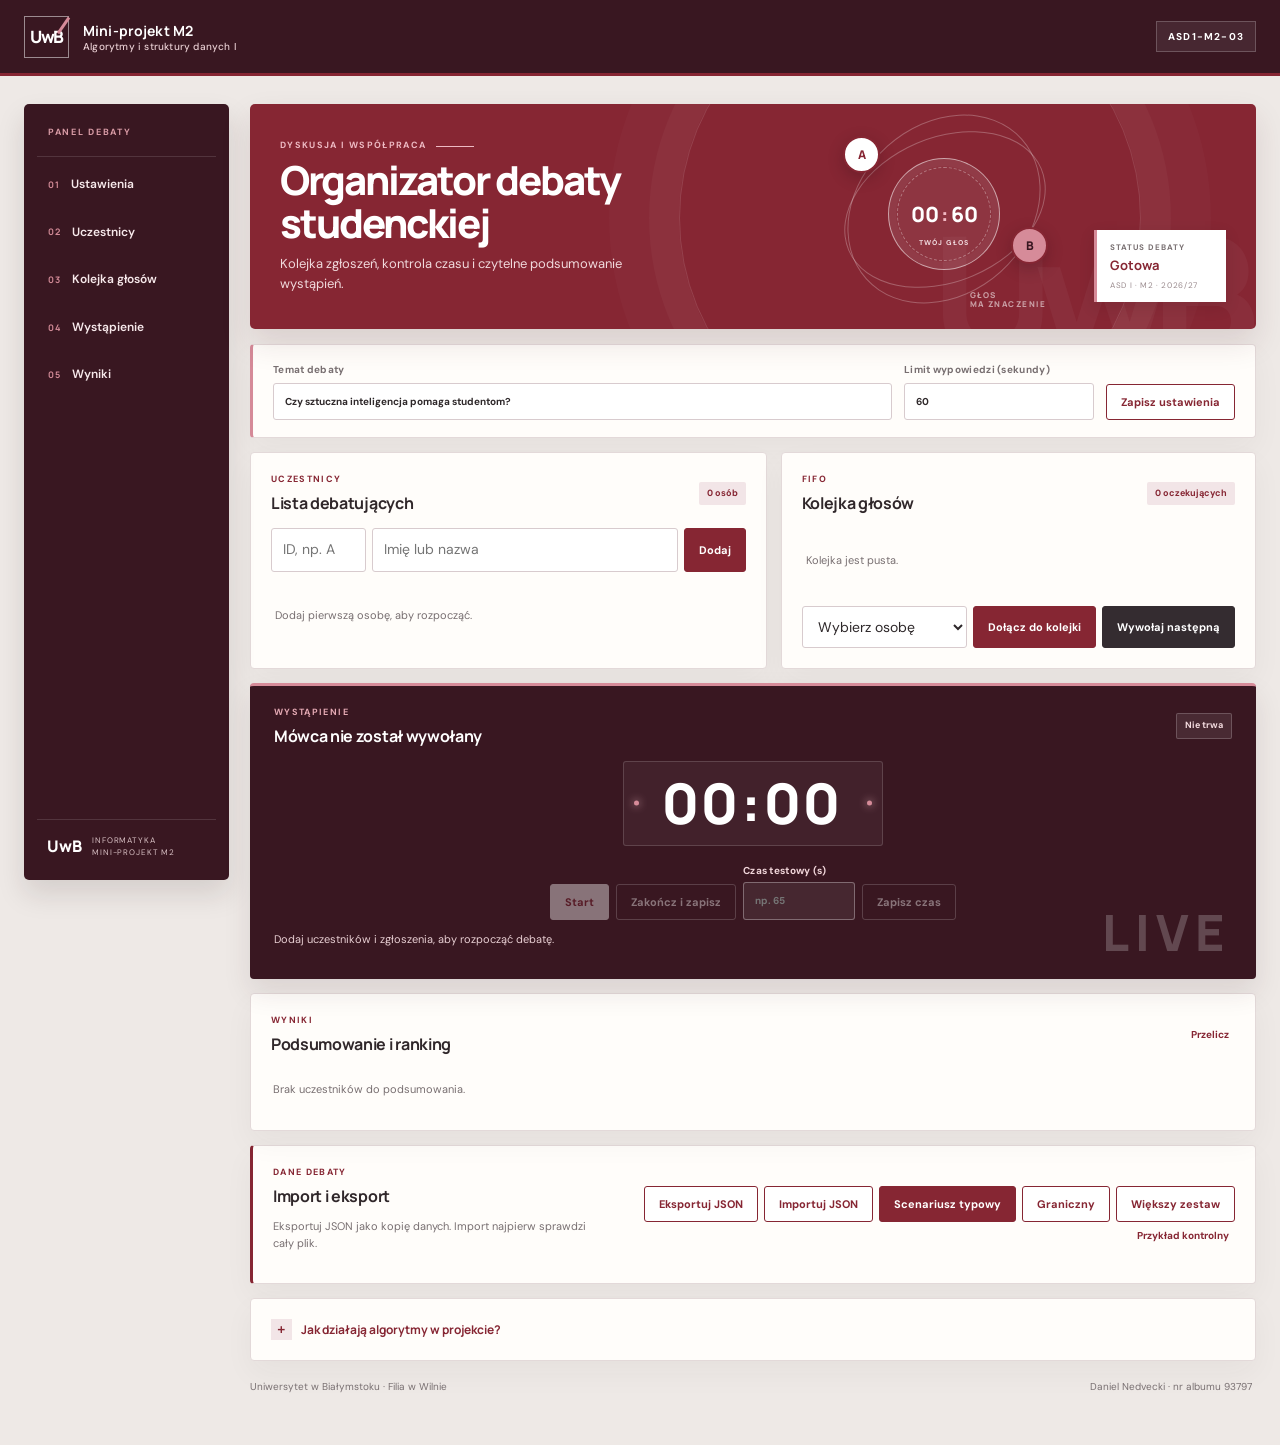
<file: index.html>
<!doctype html>
<html lang="pl">
<head>
  <meta charset="utf-8">
  <meta name="viewport" content="width=device-width, initial-scale=1">
  <meta name="theme-color" content="#006e5b">
  <title>Organizator debaty studenckiej</title>
  <link rel="stylesheet" href="style.css">
</head>
<body>
  <header class="topbar">
    <div class="brand"><span class="brand-mark">UwB</span><span>Mini-projekt M2 <small>Algorytmy i struktury danych I</small></span></div>
    <span class="topic-tag">ASD1-M2-03</span>
  </header>
  <main>
    <div class="workspace-shell">
      <aside class="side-rail" aria-label="Nawigacja debaty">
        <div class="rail-label">PANEL DEBATY</div>
        <a href="#ustawienia"><span>01</span> Ustawienia</a>
        <a href="#uczestnicy"><span>02</span> Uczestnicy</a>
        <a href="#kolejka"><span>03</span> Kolejka głosów</a>
        <a href="#wystapienie"><span>04</span> Wystąpienie</a>
        <a href="#wyniki"><span>05</span> Wyniki</a>
        <div class="rail-bottom"><b>UwB</b><span>INFORMATYKA<br>MINI-PROJEKT M2</span></div>
      </aside>
      <div class="dashboard-content">
    <section class="intro">
      <div class="intro-copy"><p class="eyebrow">DYSKUSJA I WSPÓŁPRACA <span class="eyebrow-rule"></span></p><h1>Organizator debaty studenckiej</h1><p class="lead">Kolejka zgłoszeń, kontrola czasu i czytelne podsumowanie wystąpień.</p></div>
      <div class="hero-art" aria-hidden="true"><div class="hero-orbit orbit-one"></div><div class="hero-orbit orbit-two"></div><div class="bubble bubble-left">A</div><div class="bubble bubble-right">B</div><div class="hero-clock"><span>00</span><i>:</i><span>60</span><small>TWÓJ GŁOS</small></div><span class="hero-caption">GŁOS<br>MA ZNACZENIE</span></div>
      <div class="intro-stat"><span>STATUS DEBATY</span><strong id="statusBadge">Gotowa</strong><small>ASD I · M2 · 2026/27</small></div>
    </section>
    <section class="settings panel" id="ustawienia">
      <label>Temat debaty<input id="topicInput" maxlength="160" value="Czy sztuczna inteligencja pomaga studentom?"></label>
      <label>Limit wypowiedzi (sekundy)<input id="limitInput" type="number" min="1" max="3600" value="60"></label>
      <button id="saveSettings" class="button button-secondary">Zapisz ustawienia</button>
    </section>
    <div class="grid">
      <section class="panel participants-panel" id="uczestnicy" data-step="01">
        <div class="section-heading"><div><p class="eyebrow">UCZESTNICY</p><h2>Lista debatujących</h2></div><span class="count" id="participantCount">0 osób</span></div>
        <form id="participantForm" class="inline-form"><label class="sr-only" for="participantId">ID uczestnika</label><input id="participantId" placeholder="ID, np. A" maxlength="32" required><label class="sr-only" for="participantName">Nazwa uczestnika</label><input id="participantName" placeholder="Imię lub nazwa" maxlength="80" required><button class="button" type="submit">Dodaj</button></form>
        <div id="participantsList" class="list empty-state">Dodaj pierwszą osobę, aby rozpocząć.</div>
      </section>
      <section class="panel queue-panel" id="kolejka" data-step="02">
        <div class="section-heading"><div><p class="eyebrow">FIFO</p><h2>Kolejka głosów</h2></div><span class="count" id="queueCount">0 oczekujących</span></div>
        <div id="queueList" class="list empty-state">Kolejka jest pusta.</div>
        <div class="queue-actions"><select id="joinSelect" aria-label="Wybierz osobę do kolejki"><option value="">Wybierz osobę</option></select><button id="joinQueue" class="button">Dołącz do kolejki</button><button id="callNext" class="button button-dark">Wywołaj następną</button></div>
      </section>
      <section class="panel timer-panel" id="wystapienie">
        <div class="section-heading"><div><p class="eyebrow">WYSTĄPIENIE</p><h2 id="speakerHeading">Mówca nie został wywołany</h2></div><span class="timer-state" id="timerState">Nie trwa</span></div>
        <div class="timer" id="timerDisplay">00:00</div>
        <div class="timer-actions"><button id="startTimer" class="button" disabled>Start</button><button id="stopTimer" class="button button-secondary" disabled>Zakończ i zapisz</button><label class="manual-time">Czas testowy (s)<input id="manualSeconds" type="number" min="0" max="3600" placeholder="np. 65"></label><button id="saveManual" class="button button-secondary" disabled>Zapisz czas</button></div>
        <p class="message" id="appMessage" role="status" aria-live="polite">Dodaj uczestników i zgłoszenia, aby rozpocząć debatę.</p>
      </section>
      <section class="panel summary-panel" id="wyniki">
        <div class="section-heading"><div><p class="eyebrow">WYNIKI</p><h2>Podsumowanie i ranking</h2></div><button id="refreshSummary" class="text-button">Przelicz</button></div>
        <div id="summaryTable" class="table-wrap"></div>
        <div id="speechHistory" class="speech-history"></div>
      </section>
    </div>
    <section class="panel data-panel">
      <div><p class="eyebrow">DANE DEBATY</p><h2>Import i eksport</h2><p class="muted">Eksportuj JSON jako kopię danych. Import najpierw sprawdzi cały plik.</p></div>
      <div class="data-actions"><button id="exportJson" class="button button-secondary">Eksportuj JSON</button><label class="button button-secondary file-button">Importuj JSON<input id="importJson" type="file" accept="application/json,.json" hidden></label><button id="scenarioTypical" class="button">Scenariusz typowy</button><button id="scenarioBoundary" class="button button-secondary">Graniczny</button><button id="scenarioLarge" class="button button-secondary">Większy zestaw</button><button id="loadExample" class="text-button">Przykład kontrolny</button></div>
    </section>
    <details class="panel algorithm-panel"><summary>Jak działają algorytmy w projekcie?</summary><div class="algorithm-content"><p><strong>Kolejka FIFO:</strong> zgłoszenie trafia na koniec, a prowadzący pobiera pierwszą osobę. Wyszukiwanie zgłoszenia i usuwanie go z tablicy wykonuje skan liniowy.</p><p><strong>Wyszukiwanie liniowe:</strong> program sprawdza uczestników po kolei i zatrzymuje się po znalezieniu ID. Licznik pokazuje liczbę sprawdzonych rekordów.</p><p><strong>Sortowanie przez wstawianie:</strong> ranking jest budowany własną funkcją: czas malejąco, przy remisie ID rosnąco. Licznik podaje porównania kluczy. Złożoność sortowania wynosi O(n²) w najgorszym przypadku.</p><div id="algorithmTrace" class="trace">Uruchom przykład kontrolny, aby zobaczyć kroki sortowania.</div><div id="metrics" class="metrics"></div><button id="runBenchmarks" class="button button-secondary">Porównaj 10, 100 i 1000 rekordów</button><div id="benchmarkResult" class="table-wrap"></div></div></details>
      </div>
    </div>
    <footer>Uniwersytet w Białymstoku · Filia w Wilnie <span>Daniel Nedvecki · nr albumu 93797</span></footer>
  </main>
  <script src="app.js"></script>
</body>
</html>
</file>
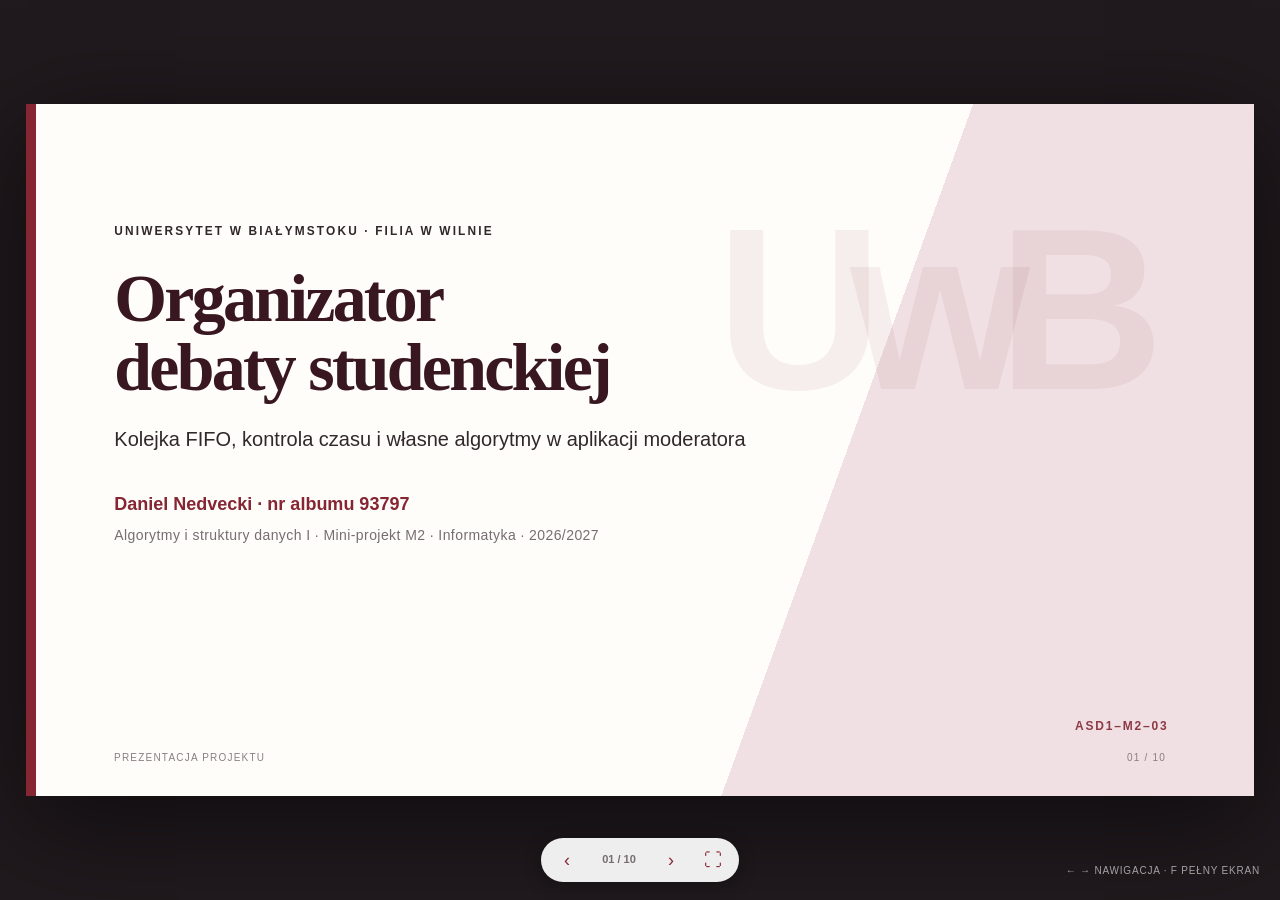
<file: prezentacja.html>
<!doctype html>
<html lang="pl">
<head>
<meta charset="utf-8"><meta name="viewport" content="width=device-width,initial-scale=1">
<title>Organizator debaty studenckiej — M2</title>
<style>
:root{--wine:#862633;--deep:#391721;--rose:#d68b99;--paper:#fffdfa;--ground:#eee9e6;--ink:#30282b;--muted:#766d71;--line:#e3d9d9;--green:#3e755d}*{box-sizing:border-box}body{margin:0;background:#20191d;color:var(--ink);font:18px/1.45 Arial,sans-serif}.deck{height:100svh;display:grid;place-items:center;padding:24px}.slide{display:none;position:relative;width:min(96vw,144vh);aspect-ratio:16/9;overflow:hidden;background:var(--paper);padding:6.5% 7.2%;box-shadow:0 25px 100px #0008}.slide.active{display:block}.slide:after{content:'';position:absolute;left:0;top:0;bottom:0;width:10px;background:var(--wine)}.meta{color:var(--wine);font-size:.66em;letter-spacing:.18em;font-weight:700;text-transform:uppercase;margin:0 0 18px}.slide h1{font:700 clamp(36px,5.3vw,76px)/1.03 Georgia,serif;letter-spacing:-.04em;color:var(--deep);max-width:800px;margin:0}.slide h2{font:700 clamp(28px,3vw,46px)/1.1 Georgia,serif;color:var(--deep);margin:0 0 27px;letter-spacing:-.03em}.slide h3{color:var(--wine);font-size:18px;margin:0 0 8px}.slide p{margin:8px 0;color:var(--ink)}.subhead{font:20px/1.4 Arial;color:var(--muted);max-width:690px;margin-top:22px!important}.cover{background:linear-gradient(110deg,var(--paper) 0%,var(--paper) 64%,#f0e0e3 64%,#f0e0e3 100%);padding-top:9%}.cover .meta{margin-bottom:23px}.cover .author{margin-top:38px;font-weight:700;color:var(--wine)}.cover .course{font-size:14px;color:var(--muted);letter-spacing:.03em}.cover .cover-code{position:absolute;right:7%;bottom:9%;font:700 12px Arial;letter-spacing:.15em;color:#8e3a45}.cover .cover-mark{position:absolute;right:10%;top:13%;font:800 clamp(100px,18vw,240px)/1 Arial;color:#86263312;letter-spacing:-.14em}.two-col{display:grid;grid-template-columns:1fr 1fr;gap:42px;align-items:start}.big-number{font:700 86px/1 Georgia;color:var(--wine)}.keyline{height:3px;width:58px;background:var(--rose);margin:16px 0}.statement{font:700 25px/1.28 Georgia;color:var(--deep);max-width:420px}.bullet-list{padding:0;margin:0;list-style:none}.bullet-list li{padding:10px 0 10px 18px;border-bottom:1px solid var(--line);position:relative}.bullet-list li:before{content:'—';position:absolute;left:0;color:var(--wine)}.data-table{width:100%;border-collapse:collapse;margin-top:18px;font-size:15px}.data-table th{text-align:left;color:#fff;background:var(--wine);padding:10px 12px;font-size:12px;letter-spacing:.08em;text-transform:uppercase}.data-table td{padding:10px 12px;border-bottom:1px solid var(--line);vertical-align:top}.data-table tr:nth-child(even) td{background:#f8f2f1}.mono{font:14px/1.6 Consolas,monospace;background:#f6efef;border-left:3px solid var(--rose);padding:14px 16px;white-space:pre-line}.big-o{font:700 32px Georgia;color:var(--wine)}.foot{position:absolute;bottom:4.3%;left:7.2%;right:7.2%;display:flex;justify-content:space-between;color:#897e81;font-size:10px;letter-spacing:.12em;text-transform:uppercase}.split-rule{position:absolute;top:13%;bottom:14%;left:50%;width:1px;background:var(--line)}.screen-frame{position:absolute;left:7%;top:22%;width:59%;height:63%;border:8px solid var(--deep);border-radius:6px;background:#fff;overflow:hidden;box-shadow:0 13px 28px #2c151c2b}.screen-frame iframe{width:138%;height:138%;border:0;transform:scale(.725);transform-origin:top left}.screen-caption{position:absolute;left:70%;top:26%;width:23%}.screen-caption strong{display:block;font:700 21px Georgia;color:var(--wine);margin-bottom:12px}.callout{border-left:3px solid var(--rose);padding:4px 0 4px 16px;margin-top:20px;color:var(--muted)}.quote{font:italic 24px/1.3 Georgia;color:var(--deep);padding-left:22px;border-left:2px solid var(--rose)}.controls{position:fixed;bottom:18px;left:50%;transform:translateX(-50%);display:flex;align-items:center;gap:10px;padding:8px 10px;background:#ffffffed;border-radius:30px;box-shadow:0 4px 18px #0004}.controls button{border:0;background:transparent;color:var(--wine);font-size:18px;width:32px;height:28px;cursor:pointer}.controls button:hover{background:#f2e5e7;border-radius:50%}.counter{min-width:52px;text-align:center;font-size:11px;color:var(--muted);font-weight:700}.progress{position:fixed;bottom:0;left:0;height:3px;background:var(--rose);transition:width .2s}.hint{position:fixed;right:20px;bottom:22px;color:#fff9;font-size:10px;letter-spacing:.08em}@media(max-width:700px){.deck{padding:8px}.slide{width:100vw;height:56.25vw;padding:6% 6%;font-size:12px}.slide h2{font-size:24px;margin-bottom:12px}.slide h1{font-size:37px}.slide p,.bullet-list li,.data-table{font-size:11px}.data-table td{padding:5px 7px}.data-table th{padding:6px 7px}.meta{font-size:8px;margin-bottom:9px}.foot{font-size:7px}.controls{bottom:5px}.hint{display:none}.statement{font-size:17px}.big-number{font-size:54px}.screen-caption{font-size:10px}.screen-caption strong{font-size:15px}}
@media print{@page{size:13.333in 7.5in;margin:0}body{background:#fff}.deck{display:block;height:auto;padding:0}.slide,.slide.active{display:block;width:13.333in;height:7.5in;aspect-ratio:auto;box-shadow:none;break-after:page}.controls,.progress,.hint{display:none}}
</style>
</head>
<body>
<div class="deck">
<section class="slide cover active"><p class="meta">Uniwersytet w Białymstoku · Filia w Wilnie</p><span class="cover-mark">UwB</span><h1>Organizator<br>debaty studenckiej</h1><p class="subhead">Kolejka FIFO, kontrola czasu i własne algorytmy w aplikacji moderatora</p><p class="author">Daniel Nedvecki · nr albumu 93797</p><p class="course">Algorytmy i struktury danych I · Mini-projekt M2 · Informatyka · 2026/2027</p><span class="cover-code">ASD1–M2–03</span><div class="foot"><span>Prezentacja projektu</span><span>01 / 10</span></div></section>
<section class="slide"><p class="meta">Problem i odbiorca</p><h2>Moderator pilnuje kilku rzeczy naraz</h2><div class="two-col"><div><p class="statement">Każde zgłoszenie ma zachować swoją kolejność, a wypowiedź musi zmieścić się w limicie.</p><div class="keyline"></div><p>Użytkownikiem aplikacji jest moderator prowadzący debatę studencką. Program porządkuje zgłoszenia, mierzy czas i zbiera wyniki.</p></div><div><p class="big-number">01</p><h3>Przebieg użycia</h3><ul class="bullet-list"><li>Moderator ustawia temat i limit sekund.</li><li>Uczestnicy dołączają do kolejki lub z niej rezygnują.</li><li>Po wystąpieniu moderator widzi czas i przekroczenie.</li><li>Ranking pokazuje łączny czas każdej osoby.</li></ul></div></div><div class="foot"><span>ASD1-M2-03 · Cel aplikacji</span><span>02 / 10</span></div></section>
<section class="slide"><p class="meta">Zakres i reguły</p><h2>Jedna osoba mówi, reszta czeka w kolejce</h2><div class="two-col"><div><h3>Funkcje</h3><ul class="bullet-list"><li>Uczestnicy, temat i limit wypowiedzi.</li><li>Dołączenie, rezygnacja i wywołanie następnej osoby.</li><li>Pomiar start/stop oraz ręczny czas do prób.</li><li>Historia, podsumowanie i ranking.</li><li>Import oraz eksport danych JSON.</li></ul></div><div><h3>Reguły obsługi</h3><table class="data-table"><tr><th>Reguła</th><th>Rezultat</th></tr><tr><td>Kolejka FIFO</td><td>Pierwsze zgłoszenie jest obsługiwane pierwsze.</td></tr><tr><td>Jedno zgłoszenie</td><td>Ta sama osoba nie może czekać dwa razy.</td></tr><tr><td>Jeden mówca</td><td>Wystąpienia nie mogą się nakładać.</td></tr><tr><td>Czas i limit</td><td>0–3600 s; limit 1–3600 s.</td></tr></table></div></div><div class="foot"><span>Zakres podstawowy M2</span><span>03 / 10</span></div></section>
<section class="slide"><p class="meta">Model danych</p><h2>Rekordy opisują debatę i jej przebieg</h2><table class="data-table"><tr><th>Rekord</th><th>Pola</th><th>Rola</th></tr><tr><td>Debata</td><td>temat, limit sekund</td><td>Ustawienia całego spotkania.</td></tr><tr><td>Uczestnik</td><td>niezmienne ID, nazwa</td><td>Osoba zapisana na listę.</td></tr><tr><td>Zgłoszenie</td><td>ID, uczestnik, numer kolejny</td><td>Pozycja w kolejce FIFO.</td></tr><tr><td>Wystąpienie</td><td>uczestnik, czas trwania</td><td>Zakończona wypowiedź.</td></tr></table><div class="two-col" style="margin-top:25px"><div><h3>Przykładowy rekord</h3><div class="mono">{
  "participantId": "A",
  "seconds": 65
}</div></div><div><h3>Walidacja</h3><p>ID jest niepuste i unikalne. Program wyświetla nazwy jako zwykły tekst, a błędny import nie zastępuje bieżących danych.</p><p class="callout">Maksymalnie 1000 uczestników, zgłoszeń i wystąpień w każdym zestawie danych.</p></div></div><div class="foot"><span>Reprezentacja danych</span><span>04 / 10</span></div></section>
<section class="slide"><p class="meta">Algorytmy i koszty</p><h2>Własne algorytmy pokazują koszt operacji</h2><div class="two-col"><div><h3>Kolejka FIFO i wyszukiwanie</h3><div class="mono">enqueue(x): dopisz x na koniec
dequeue(): pobierz pierwszy element
find(id): sprawdzaj rekordy po kolei
stop po pierwszym dopasowaniu</div><p>Wyszukiwanie i anulowanie zgłoszenia wykonują skan liniowy.</p><p><span class="big-o">O(n)</span> dla wyszukiwania</p></div><div><h3>Sortowanie przez wstawianie</h3><div class="mono">dla każdego kolejnego rekordu:
  porównaj z poprzednim
  przesuń mniejsze wyniki w prawo
  wstaw rekord na właściwe miejsce</div><p>Ranking: łączny czas malejąco, przy remisie ID rosnąco.</p><p><span class="big-o">O(n²)</span> w najgorszym przypadku</p></div></div><p class="callout">Przykład do omówienia: nowy wynik 65 s przesuwa się przed 40 s, bo ranking układamy od największego czasu.</p><div class="foot"><span>ASD I · własne funkcje</span><span>05 / 10</span></div></section>
<section class="slide"><p class="meta">Technologia i architektura</p><h2>Mała aplikacja działa lokalnie w przeglądarce</h2><div class="two-col"><div><p class="big-number">JS</p><p class="statement">Interfejs nie potrzebuje serwera ani konta.</p><p>HTML buduje formularze i widoki. CSS odpowiada za układ w stylu UwB. JavaScript obsługuje kolejkę, pomiar, walidację, podsumowania i algorytmy.</p></div><div><h3>Podział plików</h3><table class="data-table"><tr><th>Plik</th><th>Zakres</th></tr><tr><td>index.html</td><td>Struktura panelu moderatora.</td></tr><tr><td>style.css</td><td>Układ, kolory UwB i widoki mobilne.</td></tr><tr><td>app.js</td><td>Logika debaty i algorytmy.</td></tr><tr><td>tests.js</td><td>Automatyczne przypadki testowe.</td></tr><tr><td>README.md</td><td>Uruchomienie i opis projektu.</td></tr></table><p class="callout">JSON ma wersję formatu 1. Stan można zapisać przez eksport i wczytać później.</p></div></div><div class="foot"><span>HTML · CSS · JavaScript</span><span>06 / 10</span></div></section>
<section class="slide"><p class="meta">Interfejs i przykład kontrolny</p><h2>Moderator widzi kolejkę i czas wystąpienia</h2><div class="screen-frame"><iframe src="index.html" title="Podgląd aplikacji organizatora debaty"></iframe></div><div class="screen-caption"><strong>Scenariusz z opisu</strong><p>Limit 60 s. Zgłoszenia A, B, A, C. B rezygnuje.</p><p>A mówi 65 s, C mówi 40 s.</p><p class="callout">A: przekroczenie o 5 s<br>Łączny czas: 105 s</p></div><div class="foot"><span>Interaktywny podgląd własnej aplikacji</span><span>07 / 10</span></div></section>
<section class="slide"><p class="meta">Porównanie i liczniki</p><h2>Liczba porównań rośnie z rozmiarem i układem danych</h2><table class="data-table"><tr><th>Rekordy</th><th>Sortowanie już uporządkowane</th><th>Sortowanie odwrotne</th><th>Szukaj: pierwszy / ostatni / brak</th></tr><tr><td>10</td><td>9</td><td>45</td><td>1 / 10 / 10</td></tr><tr><td>100</td><td>99</td><td>4 950</td><td>1 / 100 / 100</td></tr><tr><td>1000</td><td>999</td><td>499 500</td><td>1 / 1000 / 1000</td></tr></table><div class="two-col" style="margin-top:22px"><div><h3>Interpretacja</h3><p>Przy danych uporządkowanych sortowanie sprawdza jeden poprzedni rekord dla każdego elementu. Przy kolejności odwrotnej przesuwa coraz dłuższy fragment listy.</p></div><div><h3>Pomiar w aplikacji</h3><p>Przycisk porównania pokazuje liczniki dla trzech rozmiarów. Dane generatora są powtarzalne. Osobno sprawdzane jest trafienie na początku, na końcu i brak wyniku.</p></div></div><div class="foot"><span>Własny pomiar operacji</span><span>08 / 10</span></div></section>
<section class="slide"><p class="meta">Testy, wnioski i ograniczenia</p><h2>Testy pokrywają kolejkę, granice i algorytmy</h2><div class="two-col"><div><ul class="bullet-list"><li>Przykład kontrolny i suma 105 s.</li><li>Powtórne zgłoszenie nie zmienia kolejki.</li><li>Pusta kolejka daje komunikat.</li><li>Rezygnacja z pozycji środkowej zachowuje FIFO.</li><li>Czas równy limitowi nie jest przekroczeniem.</li><li>Import, wyszukiwanie i sortowanie ze wzorcem.</li></ul></div><div><p class="quote">Program zapisuje dane w pamięci karty. Eksport JSON służy do zachowania pracy.</p><h3 style="margin-top:22px">Wsparcie AI</h3><p>AI pomagało przygotować kod i treść materiałów. Autor powinien sprawdzić działanie, rozumieć algorytmy i umieć zmienić dane podczas obrony.</p><p class="callout">Rozszerzenie: osobne rundy debaty z oddzielnymi podsumowaniami.</p></div></div><div class="foot"><span>Wyniki testów do potwierdzenia po uruchomieniu</span><span>09 / 10</span></div></section>
<section class="slide"><p class="meta">Demonstracja i źródła</p><h2>Pokaz prowadzę od kolejki do wyniku</h2><div class="two-col"><div><h3>Plan obrony</h3><ol class="bullet-list"><li>Pokazuję panel i dodaję osoby.</li><li>Uruchamiam przykład kontrolny.</li><li>Zmieniam dane i pokazuję nowy ranking.</li><li>Wczytuję większy zestaw oraz benchmark.</li><li>Wyjaśniam funkcję wyszukiwania lub sortowania.</li></ol><p class="callout">Repozytorium GitHub: do uzupełnienia przed oddaniem.</p></div><div><h3>Źródła</h3><p>Materiały zadania ASD1-M2-03 oraz materiały z zajęć ASD I o kolejkach, wyszukiwaniu i sortowaniu.</p><p>MDN Web Docs, dokumentacja JavaScript: <br><small>developer.mozilla.org/docs/Web/JavaScript</small></p><p>GitHub Docs, tworzenie repozytorium:<br><small>docs.github.com/en/repositories/creating-and-managing-repositories/quickstart-for-repositories</small></p><p class="callout">Przed oddaniem uzupełnij link do repozytorium i rzeczywiste wyniki testów.</p></div></div><div class="foot"><span>Daniel Nedvecki · UwB w Wilnie</span><span>10 / 10</span></div></section>
</div>
<div class="controls"><button id="prev" aria-label="Poprzedni slajd">‹</button><span class="counter" id="counter">01 / 10</span><button id="next" aria-label="Następny slajd">›</button><button id="fullscreen" aria-label="Pełny ekran">⛶</button></div><div class="progress" id="progress"></div><div class="hint">← → NAWIGACJA · F PEŁNY EKRAN</div>
<script>
const slides=[...document.querySelectorAll('.slide')];let current=0;function show(n){current=Math.max(0,Math.min(slides.length-1,n));slides.forEach((s,i)=>s.classList.toggle('active',i===current));document.getElementById('counter').textContent=`${String(current+1).padStart(2,'0')} / ${slides.length}`;document.getElementById('progress').style.width=`${(current+1)/slides.length*100}%`}document.getElementById('prev').onclick=()=>show(current-1);document.getElementById('next').onclick=()=>show(current+1);document.getElementById('fullscreen').onclick=()=>document.documentElement.requestFullscreen?.();document.addEventListener('keydown',e=>{if(['ArrowRight','PageDown',' '].includes(e.key)){e.preventDefault();show(current+1)}if(['ArrowLeft','PageUp'].includes(e.key)){e.preventDefault();show(current-1)}if(e.key.toLowerCase()==='f')document.documentElement.requestFullscreen?.()});
</script>
</body></html>
</file>
<file: style.css>
@import url('https://fonts.googleapis.com/css2?family=DM+Sans:wght@400;500;600;700&family=Manrope:wght@500;600;700;800&display=swap');
:root{--wine:#862633;--wine-dark:#391721;--wine-mid:#64222f;--rose:#d68b99;--blush:#f2e5e7;--paper:#fffdfa;--ground:#eee9e6;--ink:#2e282a;--muted:#786f71;--line:#e3d9d9;--green:#3e755d;--red:#a34043;--shadow:0 12px 30px #30232a0b}*{box-sizing:border-box}html{scroll-behavior:smooth;scroll-padding-top:20px}body{margin:0;background:var(--ground);color:var(--ink);font:14px/1.55 'DM Sans',Arial,sans-serif}.topbar{height:76px;padding:0 max(24px,calc((100% - 1340px)/2));display:flex;align-items:center;justify-content:space-between;background:var(--wine-dark);color:#fff;border-bottom:3px solid var(--wine);position:relative;z-index:2}.brand{display:flex;align-items:center;gap:14px;font:700 14px Manrope;letter-spacing:.01em}.brand-mark{position:relative;display:grid;place-items:center;width:45px;height:42px;border:1px solid #ffffff80;color:#fff;font:800 17px Manrope;letter-spacing:-.08em}.brand-mark:after{content:'';position:absolute;width:19px;height:3px;background:var(--rose);transform:rotate(-55deg);right:-5px;top:7px}.brand small{display:block;color:#e9cfd3;font:500 10px 'DM Sans';letter-spacing:.02em}.topic-tag{font-size:10px;font-weight:700;letter-spacing:.12em;color:#fff;background:#ffffff12;border:1px solid #ffffff35;padding:7px 11px}main{max-width:1380px;margin:28px auto;padding:0 24px}.workspace-shell{display:grid;grid-template-columns:205px minmax(0,1fr);gap:21px;align-items:start}.side-rail{position:sticky;top:20px;min-height:calc(100vh - 124px);display:flex;flex-direction:column;padding:22px 13px;background:var(--wine-dark);color:#f9eff1;border-radius:5px;box-shadow:0 14px 28px #25161b20}.rail-label{color:#d89ba5;font-size:9px;font-weight:700;letter-spacing:.19em;padding:0 11px 16px;border-bottom:1px solid #ffffff20}.side-rail a{display:flex;align-items:center;gap:12px;margin-top:7px;padding:11px;border-radius:3px;color:#f7e9eb;text-decoration:none;font-size:12px;font-weight:600;transition:.15s}.side-rail a span{font:700 9px Manrope;color:#d38b97;letter-spacing:.06em}.side-rail a:hover,.side-rail a:focus{background:#ffffff14;color:#fff;outline:0}.rail-bottom{display:flex;align-items:center;gap:10px;margin-top:auto;padding:14px 10px 0;border-top:1px solid #ffffff20}.rail-bottom b{font:800 16px Manrope;color:#fff}.rail-bottom span{color:#d8c0c4;font-size:8px;line-height:1.5;letter-spacing:.11em}.dashboard-content{min-width:0}.intro{position:relative;isolation:isolate;overflow:hidden;min-height:225px;display:flex;align-items:center;justify-content:space-between;gap:18px;margin-bottom:15px;padding:27px 30px;background:var(--wine);color:#fff;border-radius:5px;box-shadow:0 14px 30px #4f1d2920}.intro:before{content:'';position:absolute;z-index:-1;width:460px;height:460px;border:1px solid #ffffff20;border-radius:50%;right:115px;top:-117px;box-shadow:0 0 0 30px #ffffff08,0 0 0 70px #ffffff05}.intro:after{content:'UwB';position:absolute;z-index:-1;right:17px;bottom:-50px;color:#ffffff0a;font:800 170px/1 Manrope;letter-spacing:-.12em}.intro-copy{max-width:470px}.intro .eyebrow{display:flex;align-items:center;gap:10px;color:#edbac3;font-size:9px}.eyebrow-rule{display:inline-block;width:38px;height:1px;background:#edbac3}.intro h1{max-width:450px;margin:5px 0 9px;color:#fff;font:800 clamp(28px,3.7vw,40px)/1.08 Manrope;letter-spacing:-.05em}.lead{max-width:380px;margin:0;color:#f0d9dc;font-size:13px}.hero-art{position:absolute;right:190px;top:0;width:245px;height:100%;overflow:hidden;pointer-events:none}.hero-orbit{position:absolute;border:1px solid #ffffff42;border-radius:50%;transform:rotate(-23deg)}.orbit-one{width:210px;height:145px;top:33px;left:19px}.orbit-two{width:170px;height:210px;top:0;left:38px;transform:rotate(48deg)}.bubble{position:absolute;display:grid;place-items:center;width:37px;height:37px;border-radius:50%;font:800 12px Manrope;box-shadow:0 5px 15px #270d1340;border:2px solid var(--wine)}.bubble-left{top:32px;left:22px;background:#fff;color:var(--wine)}.bubble-right{top:123px;right:18px;background:var(--rose);color:var(--wine-dark)}.hero-clock{position:absolute;left:67px;top:54px;width:112px;height:112px;border:1px solid #ffffff8c;border-radius:50%;display:flex;align-items:center;justify-content:center;gap:2px;background:#ffffff12;box-shadow:inset 0 0 0 7px #ffffff08;color:#fff;font:800 21px Manrope}.hero-clock:before{content:'';position:absolute;inset:8px;border:1px dashed #ffffff56;border-radius:50%}.hero-clock i{font-style:normal;color:#f2b9c3}.hero-clock small{position:absolute;bottom:22px;font:700 7px 'DM Sans';letter-spacing:.15em;color:#f1dce0}.hero-caption{position:absolute;right:20px;bottom:20px;color:#ffffff8c;font:800 8px/1.2 Manrope;letter-spacing:.18em}.intro-stat{align-self:flex-end;position:relative;z-index:1;min-width:132px;padding:11px 13px;background:#fff;color:var(--ink);border-left:3px solid var(--rose);box-shadow:0 5px 14px #270d1320}.intro-stat span{display:block;color:var(--muted);font-size:8px;font-weight:700;letter-spacing:.12em}.intro-stat strong{display:block;margin-top:2px;color:var(--wine);font:700 13px Manrope}.intro-stat small{display:block;margin-top:5px;color:#9a8b8e;font-size:8px;letter-spacing:.08em}.panel{min-width:0;background:var(--paper);border:1px solid var(--line);border-radius:4px;padding:20px;margin-bottom:14px;box-shadow:var(--shadow)}.settings{display:grid;grid-template-columns:minmax(0,1fr) 190px auto;align-items:end;gap:12px;padding:17px 20px;border-left:3px solid var(--rose)}.settings label,.manual-time{font-size:10px;font-weight:700;color:var(--muted);letter-spacing:.03em}.settings input{display:block;width:100%;margin-top:5px}input,select{font:inherit;color:var(--ink);background:#fff;border:1px solid #d8cbce;border-radius:3px;padding:10px 11px;outline:none}input:focus,select:focus{border-color:var(--wine);box-shadow:0 0 0 3px #86263316}.button{border:1px solid var(--wine);border-radius:3px;background:var(--wine);color:#fff;padding:10px 14px;font:700 11px 'DM Sans';cursor:pointer;transition:.15s}.button:hover{background:var(--wine-dark);border-color:var(--wine-dark);transform:translateY(-1px)}.button:disabled{opacity:.4;cursor:not-allowed;transform:none}.button-secondary{background:#fff;color:var(--wine)}.button-secondary:hover{background:var(--blush)}.button-dark{background:#342c30;border-color:#342c30}.button-dark:hover{background:#1f191d;border-color:#1f191d}.grid{display:grid;grid-template-columns:minmax(0,1fr) minmax(0,.92fr);gap:0 14px}.grid .panel{min-width:0}.section-heading{display:flex;justify-content:space-between;align-items:center;gap:10px;margin-bottom:14px}.eyebrow{font-size:9px;font-weight:700;letter-spacing:.15em;color:var(--wine);margin:0 0 5px}.section-heading h2,.data-panel h2{font:700 16px Manrope;letter-spacing:-.02em;margin:0;color:#30272a}.count,.timer-state{white-space:nowrap;background:var(--blush);color:var(--wine);padding:5px 8px;border-radius:2px;font-size:9px;font-weight:700}.inline-form{display:grid;grid-template-columns:95px minmax(90px,1fr) auto;gap:6px}.inline-form input{min-width:0}.list{margin-top:11px}.empty-state{color:var(--muted);font-size:11px;padding:12px 2px}.person-row,.queue-row{display:flex;justify-content:space-between;align-items:center;gap:9px;padding:9px 2px;border-bottom:1px solid #eee8e8}.person-name{font-weight:600;font-size:12px}.person-id{display:inline-block;font-size:9px;color:var(--wine);background:#f7eff0;padding:2px 5px;margin-right:7px}.row-actions{display:flex;gap:5px}.small-button{border:1px solid #ead5d9;border-radius:2px;background:#faf3f4;color:var(--wine);padding:5px 7px;font:600 9px 'DM Sans';cursor:pointer}.small-button:hover{background:var(--blush)}.small-button.delete{border-color:#efd9d8;background:#fbf1f0;color:var(--red)}.queue-number{display:grid;place-items:center;width:23px;height:23px;border-radius:50%;background:var(--wine);color:#fff;font-size:9px;font-weight:700;flex:none}.queue-person{display:flex;align-items:center;gap:8px;margin-right:auto}.queue-actions{display:flex;flex-wrap:wrap;gap:6px;margin-top:13px}.queue-actions select{flex:1;min-width:115px}.timer-panel{position:relative;grid-column:1/-1;overflow:hidden;min-height:260px;padding:20px 24px;background:var(--wine-dark);border:0;border-top:3px solid var(--rose);color:#fff;box-shadow:0 13px 28px #39202a1b}.timer-panel:after{content:'LIVE';position:absolute;right:25px;bottom:13px;color:#ffffff36;font:800 50px Manrope;letter-spacing:.12em}.timer-panel .eyebrow{color:#e5aab4}.timer-panel .section-heading h2{color:#fff}.timer-panel .timer-state{background:#ffffff15;border:1px solid #ffffff32;color:#f4dce0}.timer{position:relative;z-index:1;width:260px;margin:14px auto 17px;padding:12px 22px;text-align:center;background:#ffffff0c;border:1px solid #ffffff27;border-radius:3px;color:#fff;font:800 56px/1.05 Manrope;letter-spacing:.07em;font-variant-numeric:tabular-nums}.timer:before,.timer:after{content:'';position:absolute;top:50%;width:5px;height:5px;border-radius:50%;background:var(--rose);transform:translateY(-50%);box-shadow:0 0 9px #edb9c3}.timer:before{left:10px}.timer:after{right:10px}.timer-actions{position:relative;z-index:2;display:flex;justify-content:center;align-items:end;flex-wrap:wrap;gap:7px}.manual-time input{display:block;width:112px;margin-top:4px}.timer-panel .button{background:#fff;color:var(--wine);border-color:#fff}.timer-panel .button:hover{background:#f5e4e7}.timer-panel .button-secondary{background:transparent;color:#fff;border-color:#ffffff70}.timer-panel .button-secondary:hover{background:#ffffff17}.timer-panel .manual-time{color:#f1d6da}.timer-panel .manual-time input{background:#ffffff12;border-color:#ffffff50;color:#fff}.timer-panel .message{color:#e8cfd3;font-size:11px}.timer-panel .message.error{color:#ffbfc4}.timer-panel .message.success{color:#bce2cc}.summary-panel{grid-column:1/-1}.text-button{border:0;background:transparent;color:var(--wine);font:700 10px 'DM Sans';cursor:pointer}.table-wrap{overflow:auto}.summary-table{width:100%;border-collapse:collapse;font-size:11px}.summary-table th{text-align:left;color:#786d70;font-size:9px;text-transform:uppercase;letter-spacing:.08em;padding:9px;border-bottom:1px solid var(--line);background:#f8f4f3}.summary-table td{padding:10px 9px;border-bottom:1px solid #eee8e8}.summary-table tr:first-child td:first-child{font-weight:700;color:var(--wine)}.over-limit{color:var(--red);font-weight:700}.within-limit{color:var(--green)}.muted{color:var(--muted);font-size:11px}.data-panel{display:flex;justify-content:space-between;align-items:center;gap:13px;border-left:3px solid var(--wine)}.data-panel h2{margin-bottom:3px}.data-actions{display:flex;flex-wrap:wrap;gap:6px;justify-content:flex-end}.file-button{display:inline-block;cursor:pointer}.algorithm-panel summary{cursor:pointer;list-style:none;display:flex;align-items:center;gap:9px;font:700 12px Manrope;color:var(--wine)}.algorithm-panel summary::-webkit-details-marker{display:none}.algorithm-panel summary:before{content:'+';display:grid;place-items:center;width:21px;height:21px;background:var(--blush);color:var(--wine);font:700 15px Manrope}.algorithm-panel[open] summary:before{content:'−'}.algorithm-content{padding-top:11px;color:var(--muted);font-size:11px}.trace{white-space:pre-wrap;background:#f8f3f4;border:1px solid var(--line);border-left:3px solid var(--rose);border-radius:2px;padding:12px;font:10px/1.7 ui-monospace,Consolas,monospace;color:var(--ink)}.metrics{display:flex;gap:7px;flex-wrap:wrap;margin-top:8px}.metric{background:var(--blush);padding:6px 8px;border-radius:2px;color:var(--wine);font-size:9px;font-weight:700}.sr-only{position:absolute;width:1px;height:1px;padding:0;margin:-1px;overflow:hidden;clip:rect(0,0,0,0);white-space:nowrap;border:0}footer{display:flex;justify-content:space-between;color:var(--muted);font-size:10px;padding:4px 4px 23px 226px}
@media(max-width:900px){main{padding:0 16px}.workspace-shell{grid-template-columns:165px minmax(0,1fr);gap:13px}.side-rail{padding:17px 9px}.side-rail a{gap:8px;padding:10px 7px;font-size:11px}.hero-art{right:130px;transform:scale(.86);transform-origin:center}.intro-stat{min-width:118px}.settings{grid-template-columns:minmax(0,1fr) 145px auto}.grid{grid-template-columns:1fr}.timer-panel,.summary-panel{grid-column:auto}}
@media(max-width:620px){.topbar{height:65px;padding:0 14px}.brand{font-size:12px;gap:10px}.brand-mark{width:38px;height:37px}.brand small{font-size:9px}.topic-tag{font-size:9px;padding:6px 8px}main{margin:14px auto;padding:0 10px}.workspace-shell{display:block}.side-rail{position:static;min-height:0;display:flex;flex-direction:row;align-items:center;gap:4px;overflow-x:auto;margin-bottom:11px;padding:7px;border-radius:3px}.rail-label,.rail-bottom{display:none}.side-rail a{flex:none;display:flex;gap:6px;margin:0;padding:9px 8px;font-size:10px}.side-rail a span{font-size:8px}.dashboard-content{min-width:0}.intro{min-height:225px;padding:20px}.intro-copy{max-width:65%}.intro h1{font-size:29px}.lead{font-size:11px}.hero-art{right:-22px;top:13px;transform:scale(.68);opacity:.55}.intro-stat{align-self:flex-end;min-width:110px;padding:8px 9px}.settings{grid-template-columns:1fr 110px;gap:8px;padding:14px}.settings button{grid-column:1/-1}.grid{grid-template-columns:1fr}.panel{padding:15px}.timer-panel,.summary-panel{grid-column:auto}.timer-panel{min-height:290px}.timer{width:225px;font-size:49px}.timer-panel:after{font-size:37px;right:12px}.timer-actions{gap:6px}.manual-time input{width:92px}.data-panel{align-items:flex-start;flex-direction:column}.data-actions{justify-content:flex-start}footer{padding:8px 2px 20px;display:block}footer span{display:block;margin-top:4px}}
@media(max-width:390px){.intro{min-height:242px}.intro-copy{max-width:100%;padding-right:20px}.hero-art{opacity:.22}.intro-stat{align-self:flex-start;margin-top:8px}.inline-form{grid-template-columns:78px minmax(80px,1fr)}.inline-form .button{grid-column:1/-1}.queue-actions select{min-width:100%}.timer-actions .manual-time{width:calc(50% - 5px)}.timer-actions .button{flex:1}.timer{width:202px;font-size:43px}}
.history-details{margin-top:12px;border-top:1px solid var(--line);padding-top:9px;color:var(--wine)}.history-details summary{cursor:pointer;font-size:10px;font-weight:700}.history-details ol{display:grid;grid-template-columns:repeat(2,minmax(0,1fr));gap:0 22px;padding-left:22px;color:var(--ink);font-size:10px}.history-details li{padding:5px 2px;border-bottom:1px solid #eee8e8}.history-details li span{display:inline-block;min-width:46%}.history-details li strong{float:right}@media(max-width:620px){.history-details ol{grid-template-columns:1fr}}
</file>
